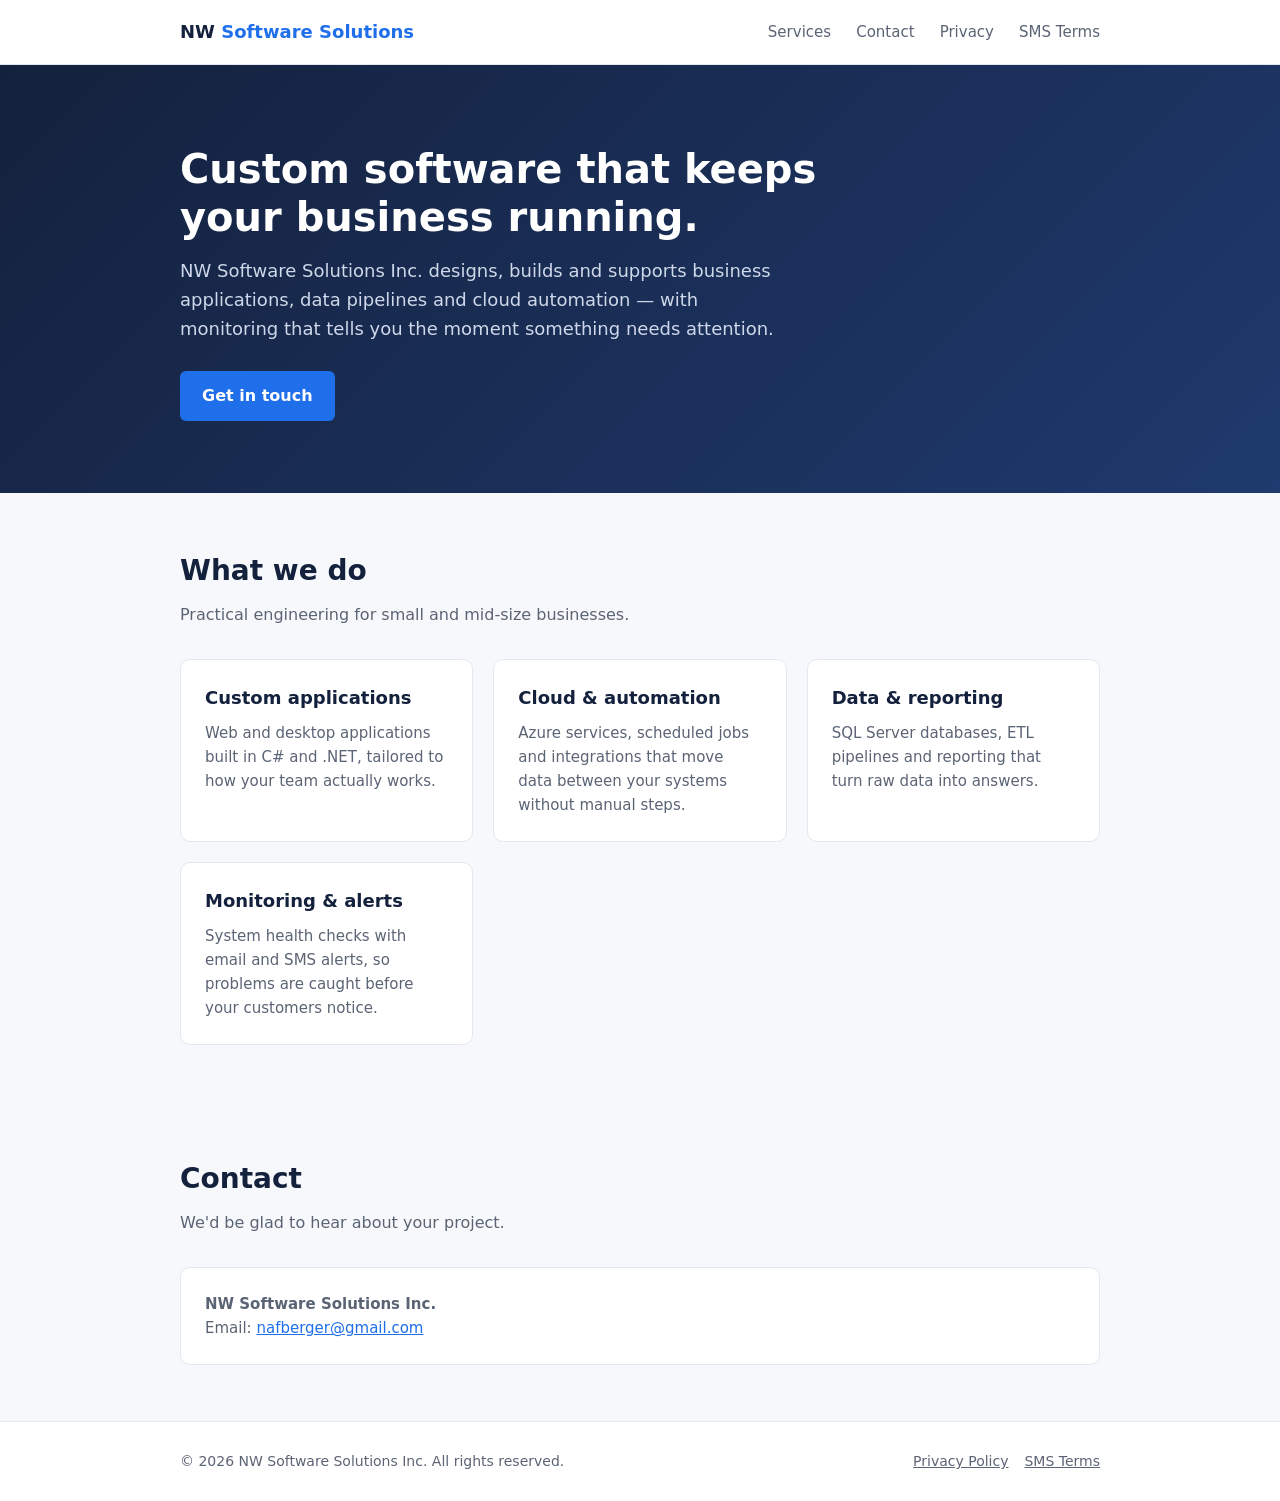
<file: index.html>
<!doctype html>
<html lang="en">
<head>
  <meta charset="utf-8">
  <meta name="viewport" content="width=device-width, initial-scale=1">
  <title>NW Software Solutions Inc.</title>
  <meta name="description" content="NW Software Solutions Inc. builds custom software, automation and cloud integrations for businesses.">
  <link rel="stylesheet" href="style.css">
</head>
<body>
  <header class="top">
    <div class="wrap">
      <a class="brand" href="index.html">NW <span>Software Solutions</span></a>
      <nav>
        <a href="#services">Services</a>
        <a href="#contact">Contact</a>
        <a href="privacy.html">Privacy</a>
        <a href="sms-terms.html">SMS Terms</a>
      </nav>
    </div>
  </header>

  <div class="hero">
    <div class="wrap">
      <h1>Custom software that keeps your business running.</h1>
      <p>NW Software Solutions Inc. designs, builds and supports business applications, data pipelines and cloud automation — with monitoring that tells you the moment something needs attention.</p>
      <a class="btn" href="#contact">Get in touch</a>
    </div>
  </div>

  <section id="services">
    <div class="wrap">
      <h2>What we do</h2>
      <p class="lead">Practical engineering for small and mid-size businesses.</p>
      <div class="grid">
        <div class="card">
          <h3>Custom applications</h3>
          <p>Web and desktop applications built in C# and .NET, tailored to how your team actually works.</p>
        </div>
        <div class="card">
          <h3>Cloud &amp; automation</h3>
          <p>Azure services, scheduled jobs and integrations that move data between your systems without manual steps.</p>
        </div>
        <div class="card">
          <h3>Data &amp; reporting</h3>
          <p>SQL Server databases, ETL pipelines and reporting that turn raw data into answers.</p>
        </div>
        <div class="card">
          <h3>Monitoring &amp; alerts</h3>
          <p>System health checks with email and SMS alerts, so problems are caught before your customers notice.</p>
        </div>
      </div>
    </div>
  </section>

  <section id="contact">
    <div class="wrap">
      <h2>Contact</h2>
      <p class="lead">We'd be glad to hear about your project.</p>
      <div class="card">
        <p><strong>NW Software Solutions Inc.</strong><br>
        Email: <a href="mailto:nafberger@gmail.com">nafberger@gmail.com</a></p>
      </div>
    </div>
  </section>

  <footer>
    <div class="wrap">
      <span>&copy; 2026 NW Software Solutions Inc. All rights reserved.</span>
      <span><a href="privacy.html">Privacy Policy</a><a href="sms-terms.html">SMS Terms</a></span>
    </div>
  </footer>
</body>
</html>
</file>
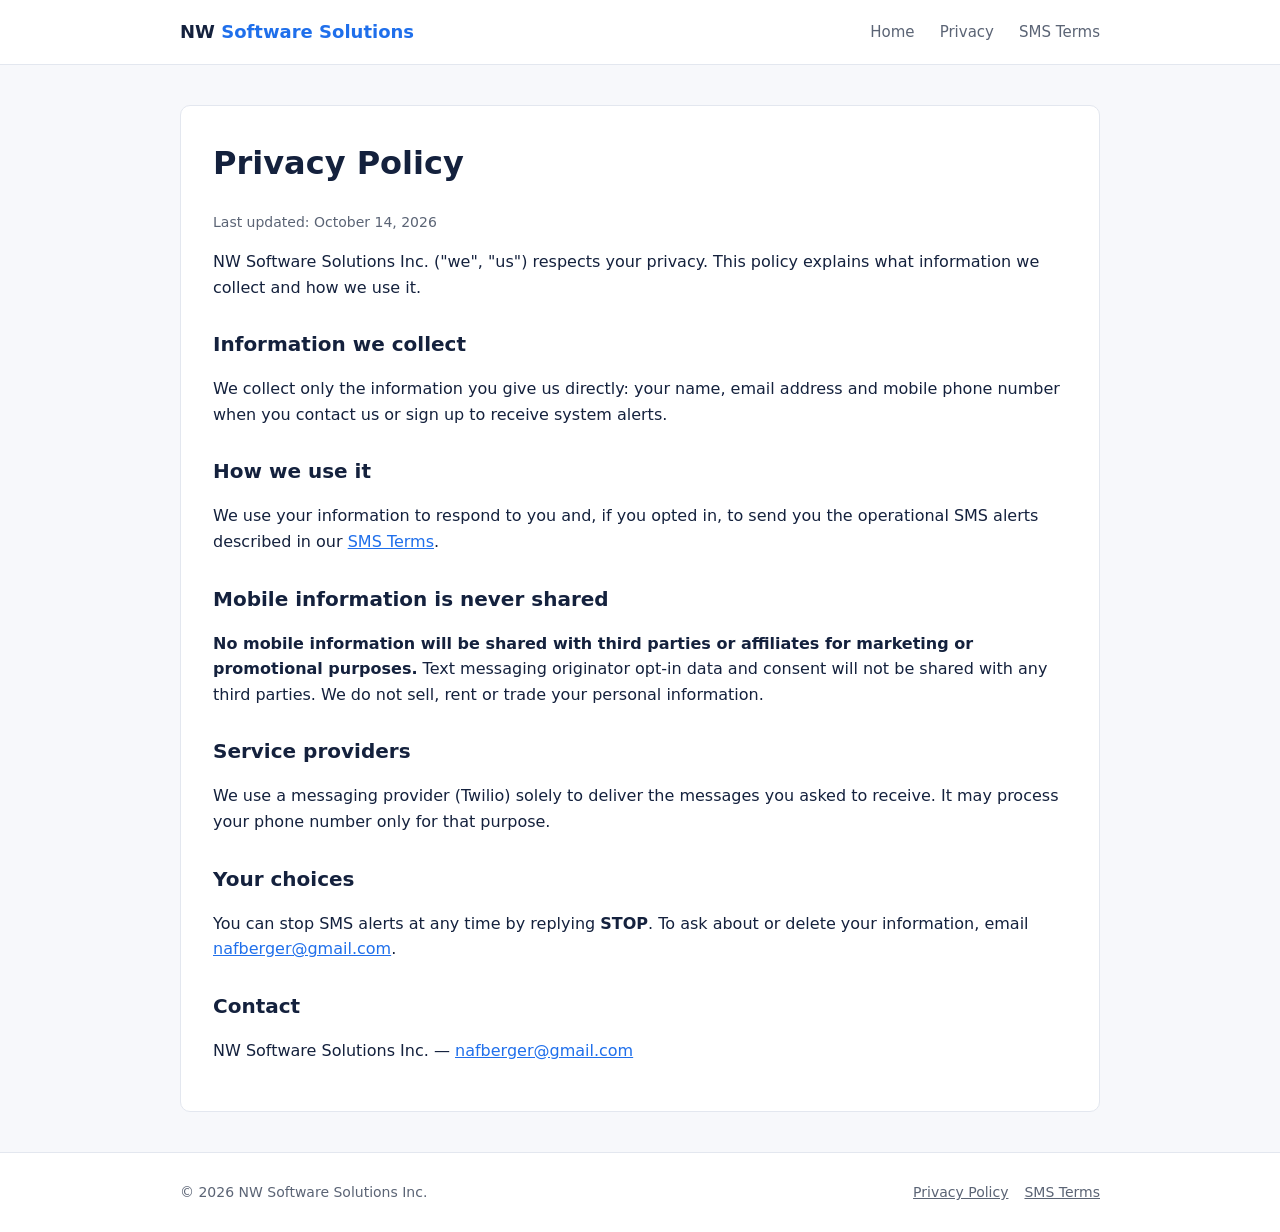
<file: privacy.html>
<!doctype html>
<html lang="en">
<head>
  <meta charset="utf-8">
  <meta name="viewport" content="width=device-width, initial-scale=1">
  <title>Privacy Policy — NW Software Solutions Inc.</title>
  <link rel="stylesheet" href="style.css">
</head>
<body>
  <header class="top">
    <div class="wrap">
      <a class="brand" href="index.html">NW <span>Software Solutions</span></a>
      <nav>
        <a href="index.html">Home</a>
        <a href="privacy.html">Privacy</a>
        <a href="sms-terms.html">SMS Terms</a>
      </nav>
    </div>
  </header>

  <div class="wrap">
    <div class="doc">
      <h1>Privacy Policy</h1>
      <p class="updated">Last updated: October 14, 2026</p>

      <p>NW Software Solutions Inc. ("we", "us") respects your privacy. This policy explains what information we collect and how we use it.</p>

      <h2>Information we collect</h2>
      <p>We collect only the information you give us directly: your name, email address and mobile phone number when you contact us or sign up to receive system alerts.</p>

      <h2>How we use it</h2>
      <p>We use your information to respond to you and, if you opted in, to send you the operational SMS alerts described in our <a href="sms-terms.html">SMS Terms</a>.</p>

      <h2>Mobile information is never shared</h2>
      <p><strong>No mobile information will be shared with third parties or affiliates for marketing or promotional purposes.</strong> Text messaging originator opt-in data and consent will not be shared with any third parties. We do not sell, rent or trade your personal information.</p>

      <h2>Service providers</h2>
      <p>We use a messaging provider (Twilio) solely to deliver the messages you asked to receive. It may process your phone number only for that purpose.</p>

      <h2>Your choices</h2>
      <p>You can stop SMS alerts at any time by replying <strong>STOP</strong>. To ask about or delete your information, email <a href="mailto:nafberger@gmail.com">nafberger@gmail.com</a>.</p>

      <h2>Contact</h2>
      <p>NW Software Solutions Inc. — <a href="mailto:nafberger@gmail.com">nafberger@gmail.com</a></p>
    </div>
  </div>

  <footer>
    <div class="wrap">
      <span>&copy; 2026 NW Software Solutions Inc.</span>
      <span><a href="privacy.html">Privacy Policy</a><a href="sms-terms.html">SMS Terms</a></span>
    </div>
  </footer>
</body>
</html>
</file>
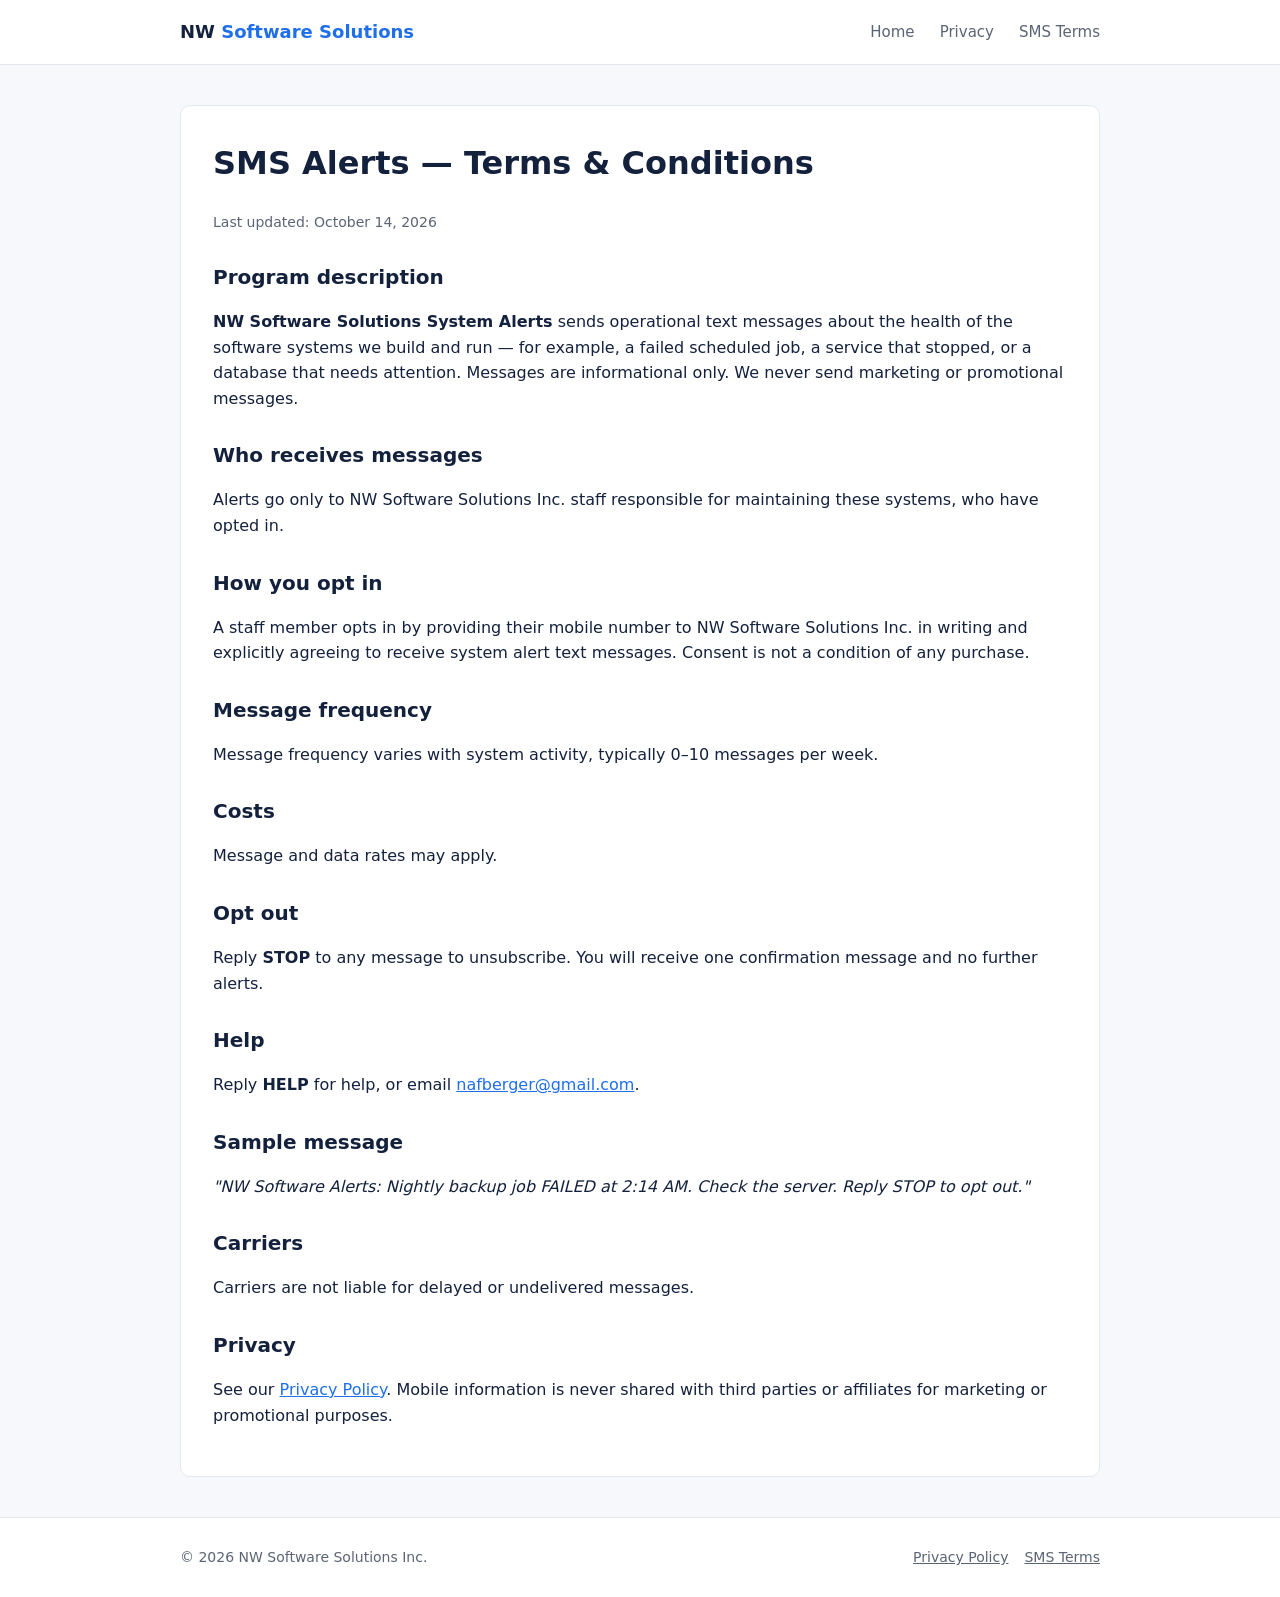
<file: sms-terms.html>
<!doctype html>
<html lang="en">
<head>
  <meta charset="utf-8">
  <meta name="viewport" content="width=device-width, initial-scale=1">
  <title>SMS Terms — NW Software Solutions Inc.</title>
  <link rel="stylesheet" href="style.css">
</head>
<body>
  <header class="top">
    <div class="wrap">
      <a class="brand" href="index.html">NW <span>Software Solutions</span></a>
      <nav>
        <a href="index.html">Home</a>
        <a href="privacy.html">Privacy</a>
        <a href="sms-terms.html">SMS Terms</a>
      </nav>
    </div>
  </header>

  <div class="wrap">
    <div class="doc">
      <h1>SMS Alerts — Terms &amp; Conditions</h1>
      <p class="updated">Last updated: October 14, 2026</p>

      <h2>Program description</h2>
      <p><strong>NW Software Solutions System Alerts</strong> sends operational text messages about the health of the software systems we build and run — for example, a failed scheduled job, a service that stopped, or a database that needs attention. Messages are informational only. We never send marketing or promotional messages.</p>

      <h2>Who receives messages</h2>
      <p>Alerts go only to NW Software Solutions Inc. staff responsible for maintaining these systems, who have opted in.</p>

      <h2>How you opt in</h2>
      <p>A staff member opts in by providing their mobile number to NW Software Solutions Inc. in writing and explicitly agreeing to receive system alert text messages. Consent is not a condition of any purchase.</p>

      <h2>Message frequency</h2>
      <p>Message frequency varies with system activity, typically 0–10 messages per week.</p>

      <h2>Costs</h2>
      <p>Message and data rates may apply.</p>

      <h2>Opt out</h2>
      <p>Reply <strong>STOP</strong> to any message to unsubscribe. You will receive one confirmation message and no further alerts.</p>

      <h2>Help</h2>
      <p>Reply <strong>HELP</strong> for help, or email <a href="mailto:nafberger@gmail.com">nafberger@gmail.com</a>.</p>

      <h2>Sample message</h2>
      <p><em>"NW Software Alerts: Nightly backup job FAILED at 2:14 AM. Check the server. Reply STOP to opt out."</em></p>

      <h2>Carriers</h2>
      <p>Carriers are not liable for delayed or undelivered messages.</p>

      <h2>Privacy</h2>
      <p>See our <a href="privacy.html">Privacy Policy</a>. Mobile information is never shared with third parties or affiliates for marketing or promotional purposes.</p>
    </div>
  </div>

  <footer>
    <div class="wrap">
      <span>&copy; 2026 NW Software Solutions Inc.</span>
      <span><a href="privacy.html">Privacy Policy</a><a href="sms-terms.html">SMS Terms</a></span>
    </div>
  </footer>
</body>
</html>
</file>
<file: style.css>
:root {
  --ink: #14213d;
  --muted: #5b6475;
  --bg: #f7f8fb;
  --card: #ffffff;
  --line: #e3e7ef;
  --accent: #1f6feb;
  --accent-dark: #174ea6;
}
* { box-sizing: border-box; }
body {
  margin: 0;
  font-family: "Segoe UI", system-ui, -apple-system, Roboto, Arial, sans-serif;
  color: var(--ink);
  background: var(--bg);
  line-height: 1.6;
}
a { color: var(--accent); }
.wrap { max-width: 960px; margin: 0 auto; padding: 0 20px; }
header.top { background: var(--card); border-bottom: 1px solid var(--line); }
header.top .wrap { display: flex; align-items: center; justify-content: space-between; height: 64px; }
.brand { font-weight: 700; font-size: 18px; color: var(--ink); text-decoration: none; }
.brand span { color: var(--accent); }
nav a { margin-left: 20px; color: var(--muted); text-decoration: none; font-size: 15px; }
nav a:hover { color: var(--accent); }
.hero { background: linear-gradient(135deg, #14213d 0%, #1f3a6e 100%); color: #fff; padding: 80px 0 72px; }
.hero h1 { font-size: 40px; line-height: 1.2; margin: 0 0 16px; max-width: 680px; }
.hero p { font-size: 18px; color: #cfd8ea; max-width: 620px; margin: 0 0 28px; }
.btn { display: inline-block; background: var(--accent); color: #fff; padding: 12px 22px; border-radius: 6px; text-decoration: none; font-weight: 600; }
.btn:hover { background: var(--accent-dark); }
section { padding: 56px 0; }
h2 { font-size: 28px; margin: 0 0 8px; }
.lead { color: var(--muted); margin: 0 0 32px; }
.grid { display: grid; grid-template-columns: repeat(auto-fit, minmax(240px, 1fr)); gap: 20px; }
.card { background: var(--card); border: 1px solid var(--line); border-radius: 10px; padding: 24px; }
.card h3 { margin: 0 0 8px; font-size: 18px; }
.card p { margin: 0; color: var(--muted); font-size: 15px; }
.doc { background: var(--card); border: 1px solid var(--line); border-radius: 10px; padding: 32px; margin: 40px 0; }
.doc h1 { margin-top: 0; font-size: 32px; }
.doc h2 { font-size: 20px; margin-top: 28px; }
.doc .updated { color: var(--muted); font-size: 14px; }
footer { border-top: 1px solid var(--line); background: var(--card); padding: 28px 0; color: var(--muted); font-size: 14px; }
footer .wrap { display: flex; flex-wrap: wrap; justify-content: space-between; gap: 12px; }
footer a { color: var(--muted); margin-left: 16px; }
@media (max-width: 600px) {
  .hero h1 { font-size: 30px; }
  nav a { margin-left: 12px; font-size: 14px; }
  .doc { padding: 20px; }
}
</file>
